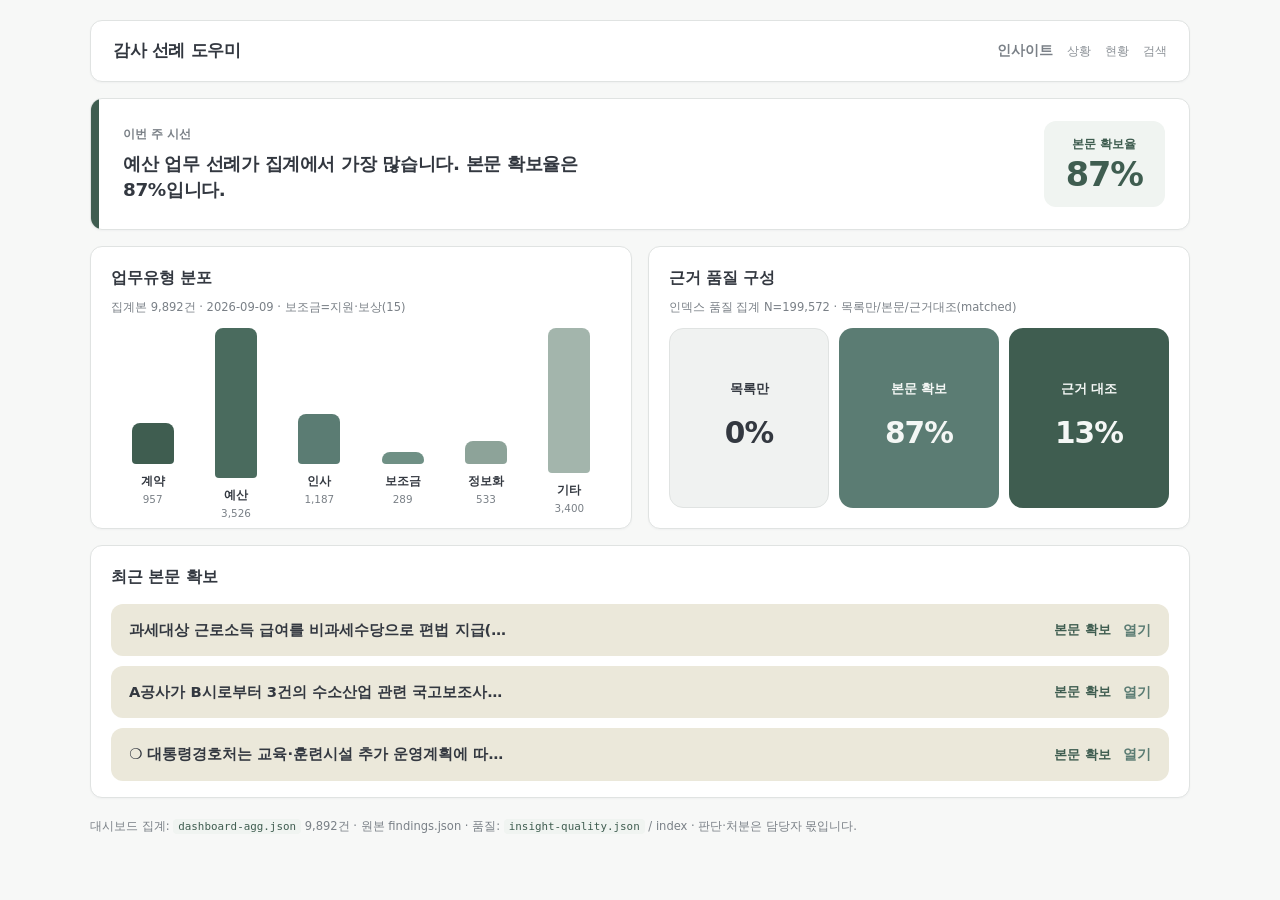
<file: app/dashboard.html>
<!DOCTYPE html>
<html lang="ko">
<head>
<meta charset="utf-8" />
<meta name="viewport" content="width=device-width, initial-scale=1" />
<title>인사이트 — 감사 선례 도우미</title>
<link rel="stylesheet" href="./styles.css" />
<style>
/* Insight dashboard — sage mockup layout; no blue / HITL chrome */
.page-insight {
  background: var(--page);
  color: var(--ink);
  min-height: 100vh;
}
.insight-wrap {
  width: min(1100px, calc(100% - 32px));
  margin: 0 auto;
  padding: 20px 0 48px;
}
.insight-head {
  background: var(--white);
  border: 1px solid var(--border);
  border-radius: 12px;
  padding: 16px 22px;
  display: flex;
  align-items: center;
  justify-content: space-between;
  gap: 16px;
  flex-wrap: wrap;
  box-shadow: var(--shadow);
}
.insight-head .brand {
  margin: 0;
  font-size: 1.05rem;
  font-weight: 700;
  letter-spacing: -0.02em;
  color: var(--ink);
  text-decoration: none;
}
.insight-nav {
  display: flex;
  align-items: center;
  gap: 14px;
  flex-wrap: wrap;
}
.insight-nav a {
  font-size: 0.88rem;
  color: var(--muted);
  text-decoration: none;
  font-weight: 600;
}
.insight-nav a:hover { color: var(--deep); }
.insight-nav a[aria-current="page"] {
  color: var(--muted);
  font-weight: 650;
}
.insight-nav .nav-more {
  font-size: 0.78rem;
  font-weight: 500;
  opacity: 0.85;
}

/* Hero: 이번 주 시선 */
.week-hero {
  margin-top: 16px;
  background: var(--white);
  border: 1px solid var(--border);
  border-radius: 12px;
  display: flex;
  align-items: stretch;
  overflow: hidden;
  box-shadow: var(--shadow);
  min-height: 110px;
}
.week-hero .accent {
  width: 8px;
  flex-shrink: 0;
  background: var(--deep);
}
.week-hero .hero-body {
  flex: 1;
  padding: 22px 24px;
  display: flex;
  align-items: center;
  justify-content: space-between;
  gap: 20px;
  flex-wrap: wrap;
}
.week-hero .eyebrow {
  margin: 0 0 6px;
  font-size: 0.78rem;
  font-weight: 700;
  color: var(--muted);
  letter-spacing: -0.01em;
}
.week-hero .summary {
  margin: 0;
  font-size: 1.15rem;
  font-weight: 700;
  letter-spacing: -0.02em;
  color: var(--ink);
  line-height: 1.45;
  max-width: 36ch;
}
.metric-card {
  background: var(--sage-soft);
  border-radius: 12px;
  padding: 14px 22px;
  text-align: center;
  min-width: 120px;
}
.metric-card .m-label {
  font-size: 0.75rem;
  font-weight: 650;
  color: var(--deep);
}
.metric-card .m-val {
  margin-top: 2px;
  font-size: 2.1rem;
  font-weight: 800;
  color: var(--deep);
  font-variant-numeric: tabular-nums;
  letter-spacing: -0.03em;
  line-height: 1.1;
}

/* Two columns */
.insight-cols {
  margin-top: 16px;
  display: grid;
  grid-template-columns: 1fr 1fr;
  gap: 16px;
}
@media (max-width: 820px) {
  .insight-cols { grid-template-columns: 1fr; }
}
.insight-card {
  background: var(--white);
  border: 1px solid var(--border);
  border-radius: 12px;
  padding: 18px 20px 20px;
  box-shadow: var(--shadow);
}
.insight-card h2 {
  margin: 0 0 14px;
  font-size: 0.98rem;
  font-weight: 700;
  letter-spacing: -0.01em;
}
.insight-card .card-note {
  margin: -6px 0 12px;
  font-size: 0.72rem;
  color: var(--muted);
  line-height: 1.45;
}

/* Vertical bar chart */
.vbars {
  display: flex;
  align-items: flex-end;
  justify-content: space-between;
  gap: 8px;
  height: 180px;
  padding: 0 4px 0;
}
.vbar-col {
  flex: 1;
  display: flex;
  flex-direction: column;
  align-items: center;
  height: 100%;
  min-width: 0;
}
.vbar-track {
  flex: 1;
  width: 100%;
  display: flex;
  align-items: flex-end;
  justify-content: center;
}
.vbar-fill {
  width: 72%;
  max-width: 42px;
  border-radius: 8px 8px 4px 4px;
  min-height: 4px;
  transition: height 0.25s ease;
}
.vbar-label {
  margin-top: 8px;
  font-size: 0.72rem;
  font-weight: 650;
  color: var(--ink);
  text-align: center;
  white-space: nowrap;
}
.vbar-n {
  font-size: 0.65rem;
  color: var(--muted);
  font-variant-numeric: tabular-nums;
}

/* Quality tall cards */
.q-row {
  display: grid;
  grid-template-columns: 1fr 1fr 1fr;
  gap: 10px;
  min-height: 180px;
}
.q-pill {
  border-radius: 14px;
  display: flex;
  flex-direction: column;
  align-items: center;
  justify-content: center;
  gap: 10px;
  padding: 16px 8px;
  text-align: center;
}
.q-pill .q-lab {
  font-size: 0.82rem;
  font-weight: 700;
}
.q-pill .q-pct {
  font-size: 1.85rem;
  font-weight: 800;
  font-variant-numeric: tabular-nums;
  letter-spacing: -0.03em;
}
.q-list {
  background: var(--surface);
  color: var(--ink);
  border: 1px solid var(--border);
}
.q-body {
  background: var(--primary);
  color: #f4f7f5;
}
.q-matched {
  background: var(--deep);
  color: #f4f7f5;
}

/* Recent body secured */
.recent-card {
  margin-top: 16px;
  background: var(--white);
  border: 1px solid var(--border);
  border-radius: 12px;
  padding: 18px 20px 16px;
  box-shadow: var(--shadow);
}
.recent-card h2 {
  margin: 0 0 14px;
  font-size: 0.98rem;
  font-weight: 700;
}
.recent-list {
  display: flex;
  flex-direction: column;
  gap: 10px;
  margin: 0;
  padding: 0;
  list-style: none;
}
.recent-row {
  display: flex;
  align-items: center;
  gap: 12px;
  background: var(--tip);
  border-radius: 12px;
  padding: 14px 18px;
  flex-wrap: wrap;
}
.recent-row .r-title {
  flex: 1;
  min-width: 140px;
  font-weight: 650;
  font-size: 0.92rem;
  color: var(--ink);
}
.recent-row .r-status {
  font-size: 0.82rem;
  font-weight: 650;
  color: var(--deep);
  white-space: nowrap;
}
.recent-row .r-open {
  font-size: 0.85rem;
  font-weight: 700;
  color: var(--primary);
  text-decoration: none;
  white-space: nowrap;
}
.recent-row .r-open:hover { color: var(--deep); }
.recent-row .r-open[aria-disabled="true"] {
  color: var(--muted);
  pointer-events: none;
  font-weight: 600;
}

.insight-foot {
  margin-top: 20px;
  font-size: 0.72rem;
  color: var(--muted);
  line-height: 1.5;
}
.insight-foot code {
  background: var(--sage-soft);
  color: var(--deep);
  border-radius: 4px;
  padding: 1px 5px;
  font-size: 0.68rem;
}
.insight-empty {
  color: var(--muted);
  text-align: center;
  padding: 28px 8px;
  font-size: 0.88rem;
}
</style>
</head>
<body class="page-insight">
  <div class="insight-wrap">
    <header class="insight-head">
      <a class="brand" href="./index.html">감사 선례 도우미</a>
      <nav class="insight-nav" aria-label="주요 메뉴">
        <a href="./dashboard.html" aria-current="page">인사이트</a>
        <a class="nav-more" href="./index.html">상황</a>
        <a class="nav-more" href="./status.html">현황</a>
        <a class="nav-more" href="./search.html">검색</a>
      </nav>
    </header>

    <section class="week-hero" aria-labelledby="weekTitle">
      <div class="accent" aria-hidden="true"></div>
      <div class="hero-body">
        <div>
          <p class="eyebrow" id="weekTitle">이번 주 시선</p>
          <p class="summary" id="weekSummary">집계를 불러오는 중…</p>
        </div>
        <div class="metric-card" title="본문이 있는 건 비율(인덱스 품질 집계)">
          <div class="m-label">본문 확보율</div>
          <div class="m-val" id="bodyRate">—</div>
        </div>
      </div>
    </section>

    <div class="insight-cols">
      <section class="insight-card" aria-labelledby="workDistTitle">
        <h2 id="workDistTitle">업무유형 분포</h2>
        <p class="card-note" id="workNote"></p>
        <div class="vbars" id="workBars" role="img" aria-label="업무유형별 건수 막대"></div>
      </section>

      <section class="insight-card" aria-labelledby="qualityTitle">
        <h2 id="qualityTitle">근거 품질 구성</h2>
        <p class="card-note" id="qualityNote"></p>
        <div class="q-row" id="qualityRow">
          <div class="q-pill q-list"><span class="q-lab">목록만</span><span class="q-pct" id="qList">—</span></div>
          <div class="q-pill q-body"><span class="q-lab">본문 확보</span><span class="q-pct" id="qBody">—</span></div>
          <div class="q-pill q-matched"><span class="q-lab">근거 대조</span><span class="q-pct" id="qMatched">—</span></div>
        </div>
      </section>
    </div>

    <section class="recent-card" aria-labelledby="recentTitle">
      <h2 id="recentTitle">최근 본문 확보</h2>
      <ul class="recent-list" id="recentList">
        <li class="insight-empty">불러오는 중…</li>
      </ul>
    </section>

    <p class="insight-foot" id="footMeta"></p>
  </div>

<script>
"use strict";
(function () {
  const $ = (s) => document.querySelector(s);
  const BAR_COLORS = ["#3F5D50", "#4A6B5E", "#5B7C73", "#6F9085", "#8DA399", "#A3B5AC"];
  const BUCKETS = [
    { key: "계약", codes: ["02"] },
    { key: "예산", codes: ["17"] },
    { key: "인사", codes: ["11"] },
    { key: "보조금", codes: ["15"], tip: "코드 15 지원·보상" },
    { key: "정보화", codes: ["23"] },
    { key: "기타", codes: null },
  ];

  function esc(s) {
    return String(s == null ? "" : s)
      .replace(/&/g, "&amp;")
      .replace(/</g, "&lt;")
      .replace(/>/g, "&gt;")
      .replace(/"/g, "&quot;");
  }

  function pct(n, d) {
    if (!d) return null;
    return Math.round((1000 * n) / d) / 10; // one decimal, then display as int if .0
  }

  function fmtPct(p) {
    if (p == null || Number.isNaN(p)) return "—";
    const r = Math.round(p);
    return r + "%";
  }

  function shortTitle(rec) {
    const ex = (rec.source_excerpt || "").replace(/\s+/g, " ").trim();
    if (ex) {
      const line = ex.split(/[.\n\r]/)[0].replace(/^[○●■□\-–—\s]+/, "").trim();
      if (line.length >= 4) return line.length > 28 ? line.slice(0, 28) + "…" : line;
    }
    const parts = [rec.org_name, rec.disposition].filter(Boolean);
    return parts.join(" · ") || rec.id || "사례";
  }

  function workBuckets(agg) {
    const wt = Object.fromEntries(agg.work_type || []);
    const used = new Set();
    const rows = [];
    for (const b of BUCKETS) {
      if (!b.codes) continue;
      let n = 0;
      for (const c of b.codes) {
        n += wt[c] || 0;
        used.add(c);
      }
      rows.push({ key: b.key, n, tip: b.tip || (agg.labels && agg.labels.work && b.codes[0] ? agg.labels.work[b.codes[0]] : "") });
    }
    let other = 0;
    for (const [c, v] of Object.entries(wt)) {
      if (!used.has(c)) other += v;
    }
    rows.push({ key: "기타", n: other, tip: "위 다섯 유형 외 합" });
    return rows;
  }

  function renderBars(rows) {
    const max = Math.max(...rows.map((r) => r.n), 1);
    const el = $("#workBars");
    el.innerHTML = rows
      .map((r, i) => {
        const h = Math.max(4, Math.round((r.n / max) * 150));
        const tip = r.tip ? ` title="${esc(r.tip)}: ${r.n.toLocaleString()}건"` : ` title="${r.n.toLocaleString()}건"`;
        return `<div class="vbar-col"${tip}>
          <div class="vbar-track"><div class="vbar-fill" style="height:${h}px;background:${BAR_COLORS[i % BAR_COLORS.length]}"></div></div>
          <div class="vbar-label">${esc(r.key)}</div>
          <div class="vbar-n">${r.n.toLocaleString()}</div>
        </div>`;
      })
      .join("");
  }

  function applyQuality(q, n, note) {
    const list = q.list_only != null ? q.list_only : Math.max(0, n - (q.body || 0) - (q.matched || 0));
    const body = q.body || 0;
    const matched = q.matched || 0;
    const pList = pct(list, n);
    const pBody = pct(body, n);
    const pMatched = pct(matched, n);
    $("#qList").textContent = fmtPct(pList);
    $("#qBody").textContent = fmtPct(pBody);
    $("#qMatched").textContent = fmtPct(pMatched);
    $("#bodyRate").textContent = fmtPct(pBody);
    $("#qualityNote").textContent = note || "";
    return { pBody, pList, pMatched, body, list, matched };
  }

  function heroSummary(agg, qualityInfo) {
    const rows = workBuckets(agg);
    const top = rows.slice().sort((a, b) => b.n - a.n)[0];
    const bodyPct = qualityInfo && qualityInfo.pBody != null ? Math.round(qualityInfo.pBody) : null;
    if (top && top.n > 0) {
      if (bodyPct != null) {
        return `${top.key} 업무 선례가 집계에서 가장 많습니다. 본문 확보율은 ${bodyPct}%입니다.`;
      }
      return `${top.key} 업무 선례가 집계에서 가장 많습니다.`;
    }
    if (agg.insight) return agg.insight;
    return "집계 데이터를 표시합니다.";
  }

  function renderRecent(samples) {
    const withBody = (samples || []).filter((r) => (r.source_excerpt || "").trim());
    const pick = withBody.slice(0, 3);
    const el = $("#recentList");
    if (!pick.length) {
      el.innerHTML = '<li class="insight-empty">본문 발췌가 있는 샘플이 없습니다.</li>';
      return;
    }
    el.innerHTML = pick
      .map((r) => {
        const url = (r.source_url || "").trim();
        const open = url
          ? `<a class="r-open" href="${esc(url)}" target="_blank" rel="noopener noreferrer">열기</a>`
          : `<span class="r-open" aria-disabled="true">열기</span>`;
        return `<li class="recent-row">
          <span class="r-title">${esc(shortTitle(r))}</span>
          <span class="r-status">본문 확보</span>
          ${open}
        </li>`;
      })
      .join("");
  }

  function render(agg, qualityPayload) {
    const rows = workBuckets(agg);
    renderBars(rows);
    $("#workNote").textContent =
      `집계본 ${agg.total.toLocaleString()}건 · ${esc(agg.generated_at || "")} · 보조금=지원·보상(15)`;

    let qInfo = null;
    if (qualityPayload && qualityPayload.quality && qualityPayload.n_docs) {
      const q = Object.assign({}, qualityPayload.quality);
      if (q.list_only == null) {
        q.list_only = Math.max(0, qualityPayload.n_docs - (q.body || 0) - (q.matched || 0));
      }
      qInfo = applyQuality(
        q,
        qualityPayload.n_docs,
        `인덱스 품질 집계 N=${qualityPayload.n_docs.toLocaleString()} · 목록만/본문/근거대조(matched)`
      );
      if (qualityPayload.insight) {
        // keep computed hero; insight is advisory in foot
      }
    } else {
      // Honest fallback from sample_records only — do not invent corpus-wide %
      const samples = agg.sample_records || [];
      let list = 0, body = 0;
      for (const r of samples) {
        const ex = (r.source_excerpt || "").trim();
        if (!ex) list++;
        else body++;
      }
      if (samples.length) {
        qInfo = applyQuality(
          { list_only: list, body, matched: 0 },
          samples.length,
          `품질 전체 집계 없음 — 샘플 ${samples.length}건·발췌 유무만 분류(근거 대조는 인덱스 집계 필요)`
        );
      } else {
        $("#qualityNote").textContent = "품질 집계 파일이 없어 비율을 표시하지 않습니다.";
      }
    }

    $("#weekSummary").textContent = heroSummary(agg, qInfo);
    renderRecent(agg.sample_records);

    const bits = [
      `대시보드 집계: <code>dashboard-agg.json</code> ${agg.total.toLocaleString()}건`,
      agg.source_file ? `원본 ${esc(agg.source_file)}` : "",
      qualityPayload ? `품질: <code>insight-quality.json</code> / index` : "품질: 샘플 폴백",
      "판단·처분은 담당자 몫입니다.",
    ].filter(Boolean);
    $("#footMeta").innerHTML = bits.join(" · ");
  }

  function loadJson(url) {
    return fetch(url).then((r) => {
      if (!r.ok) throw new Error(url + " " + r.status);
      return r.json();
    });
  }

  Promise.all([
    loadJson("./data/dashboard-agg.json"),
    loadJson("./data/insight-quality.json").catch(() =>
      loadJson("./data/index/dashboard-agg.json").catch(() => null)
    ),
  ])
    .then(([agg, quality]) => {
      if (quality && !quality.quality && quality.n_docs == null) quality = null;
      // normalize index file shape
      if (quality && quality.quality && !quality.n_docs && quality.n_docs !== 0) {
        /* keep */
      }
      render(agg, quality);
    })
    .catch((e) => {
      $("#weekSummary").textContent = "집계를 불러오지 못했습니다.";
      $("#recentList").innerHTML =
        '<li class="insight-empty">데이터 로드 실패: ' +
        esc(String(e.message || e)) +
        "<br><small><code>app/data/dashboard-agg.json</code>이 필요합니다.</small></li>";
    });
})();
</script>
</body>
</html>
</file>
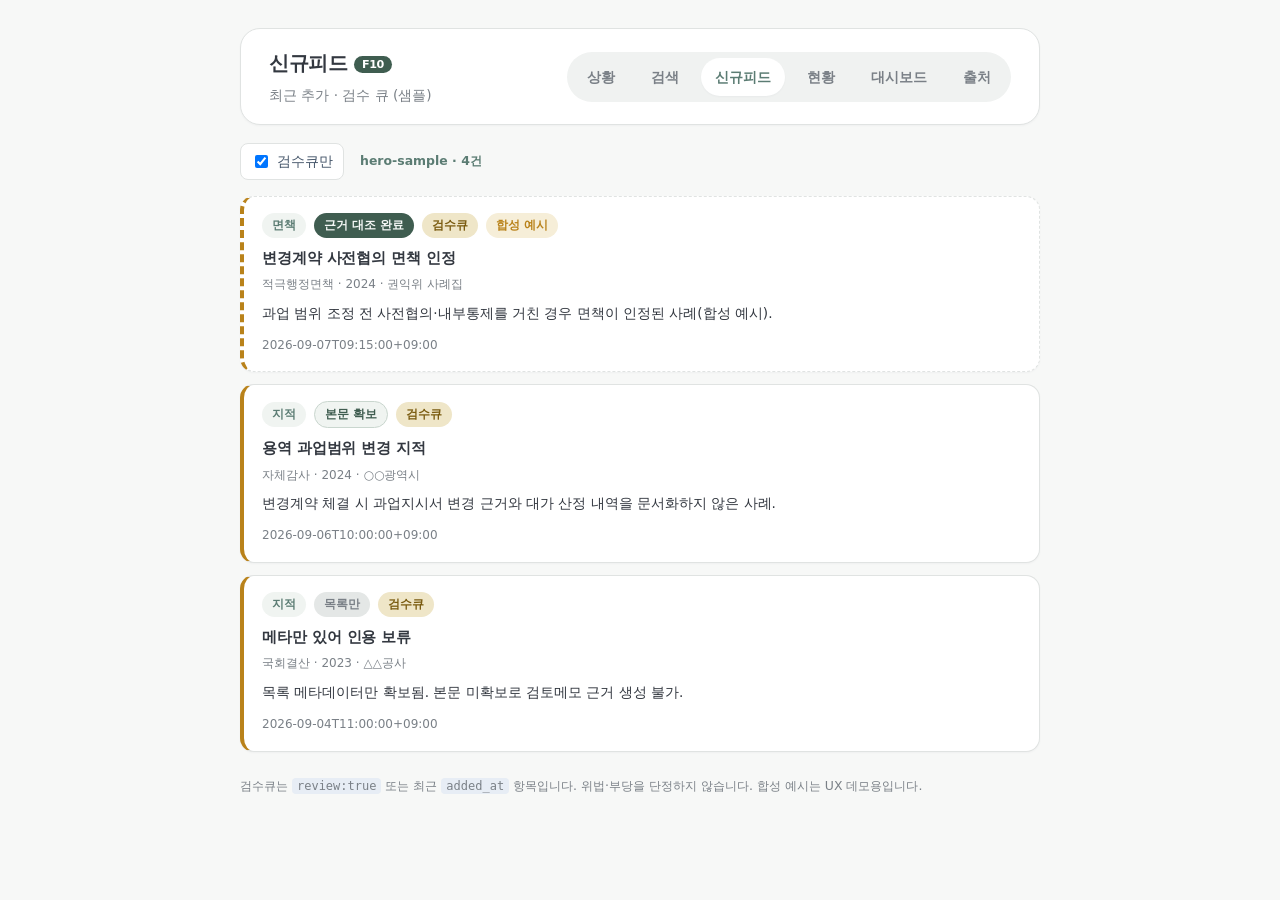
<file: app/feed.html>
<!DOCTYPE html>
<html lang="ko">
<head>
  <meta charset="UTF-8" />
  <meta name="viewport" content="width=device-width, initial-scale=1" />
  <title>신규피드 — 감사 선례 도우미</title>
  <link rel="stylesheet" href="./styles.css" />
</head>
<body class="page-feed">
  <div class="app feed-app">
    <header class="topbar">
      <div class="brand">
        <h1>신규피드 <span class="tag-inline">F10</span></h1>
        <p class="tagline">최근 추가 · 검수 큐 (샘플)</p>
      </div>
      <nav class="nav-chips" aria-label="주요 메뉴">
        <a class="chip" href="./index.html">상황</a>
        <a class="chip" href="./search.html">검색</a>
        <a class="chip chip-active" href="./feed.html" aria-current="page">신규피드</a>
        <a class="chip" href="./status.html">현황</a>
        <a class="chip" href="./dashboard.html">대시보드</a>
        <a class="chip" href="./sources.html">출처</a>
      </nav>
    </header>

    <section class="feed-toolbar">
      <label class="chk"><input type="checkbox" id="f-review-only" checked> 검수큐만</label>
      <span id="feed-status" class="copy-status" aria-live="polite"></span>
    </section>

    <section id="feedList" class="feed-list" aria-live="polite">
      <p class="placeholder">피드를 불러오는 중…</p>
    </section>

    <footer class="disclaimer">
      검수큐는 <code>review:true</code> 또는 최근 <code>added_at</code> 항목입니다. 위법·부당을 단정하지 않습니다.
      합성 예시는 UX 데모용입니다.
    </footer>
  </div>
  <script src="./feed.js" defer></script>
</body>
</html>
</file>
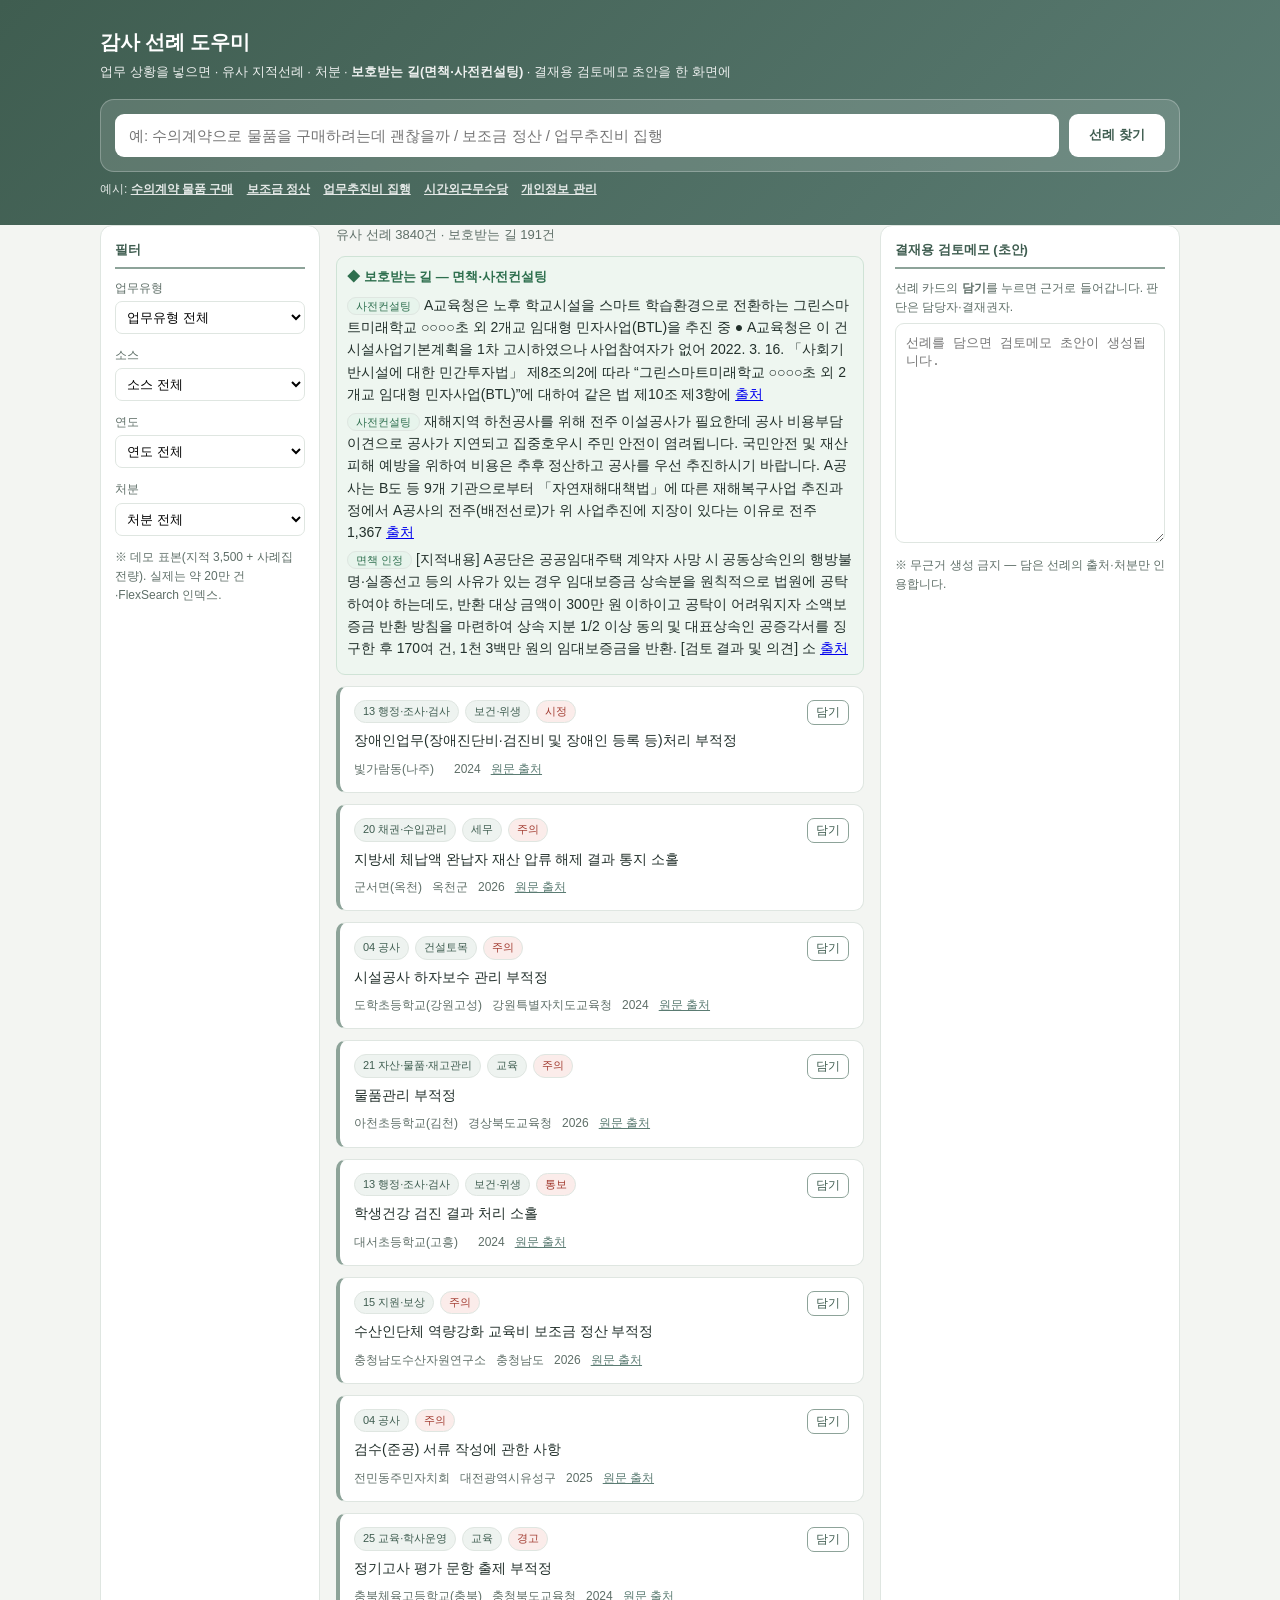
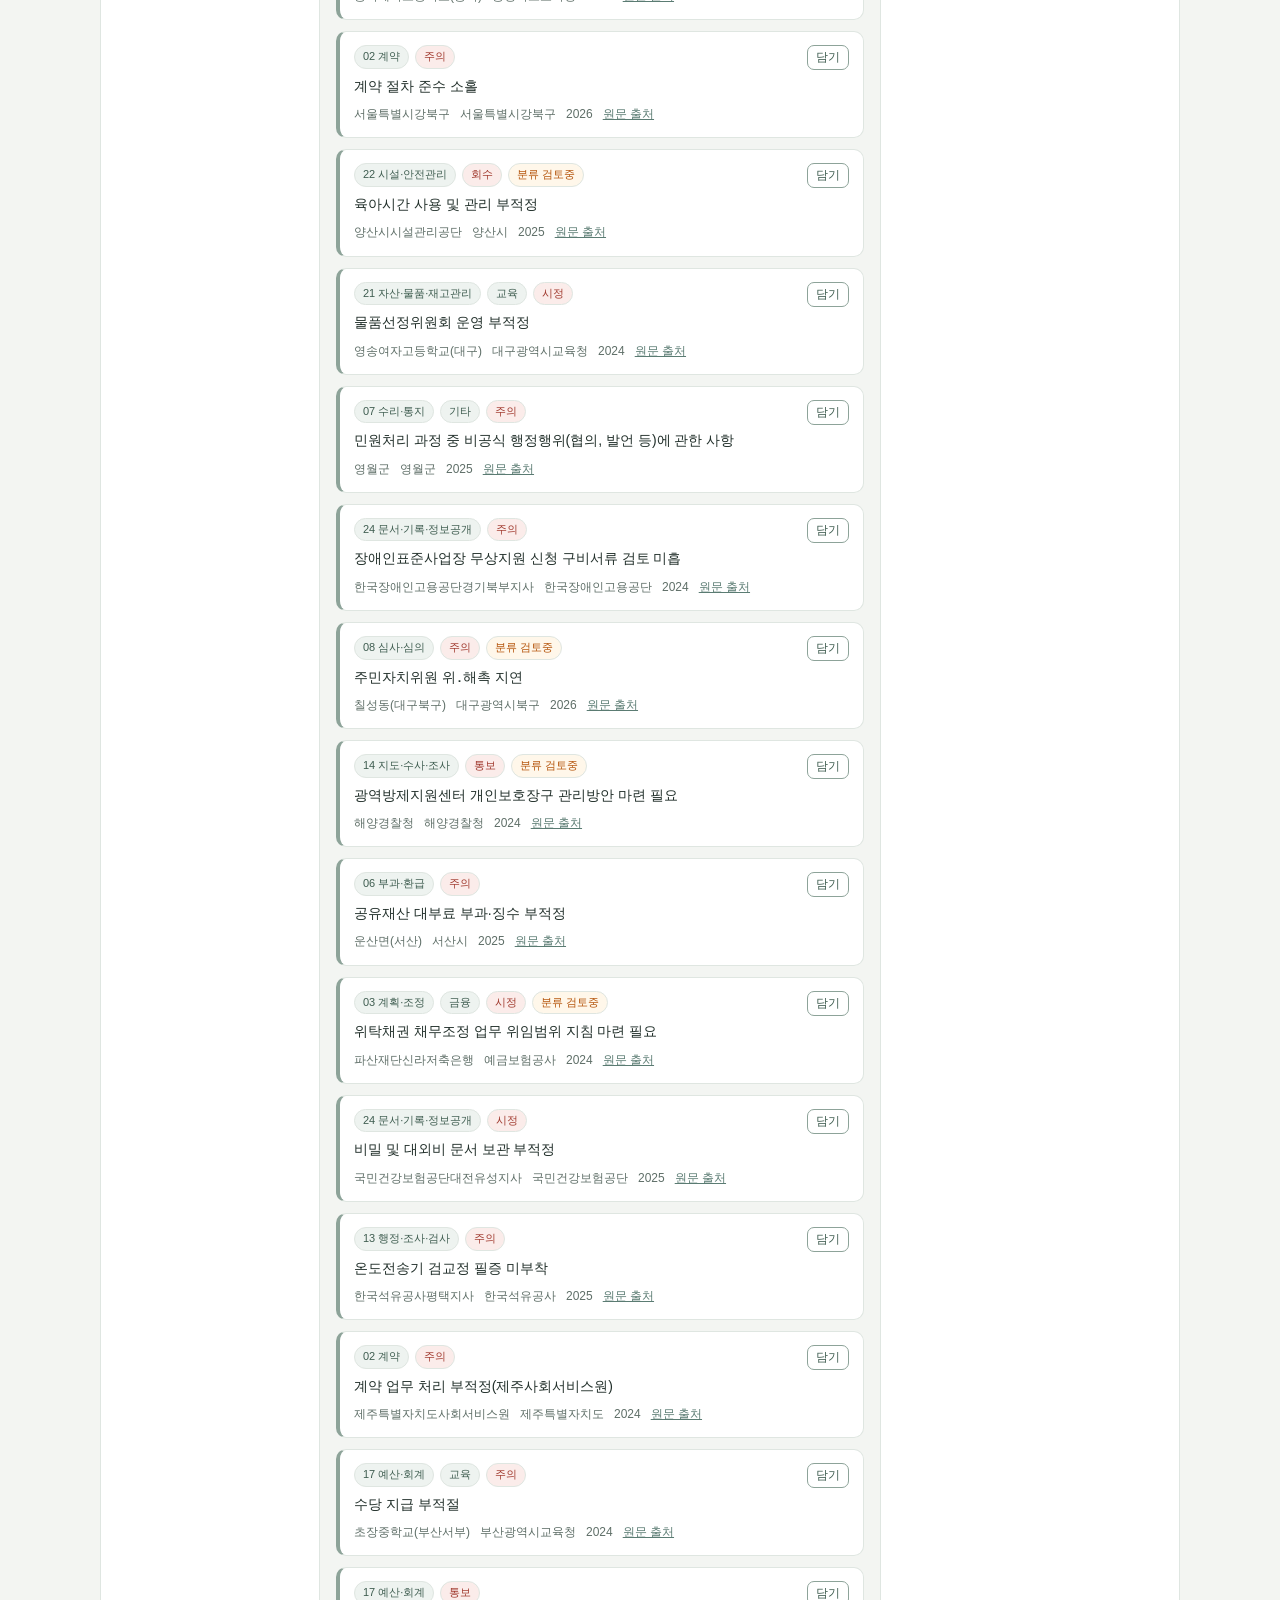
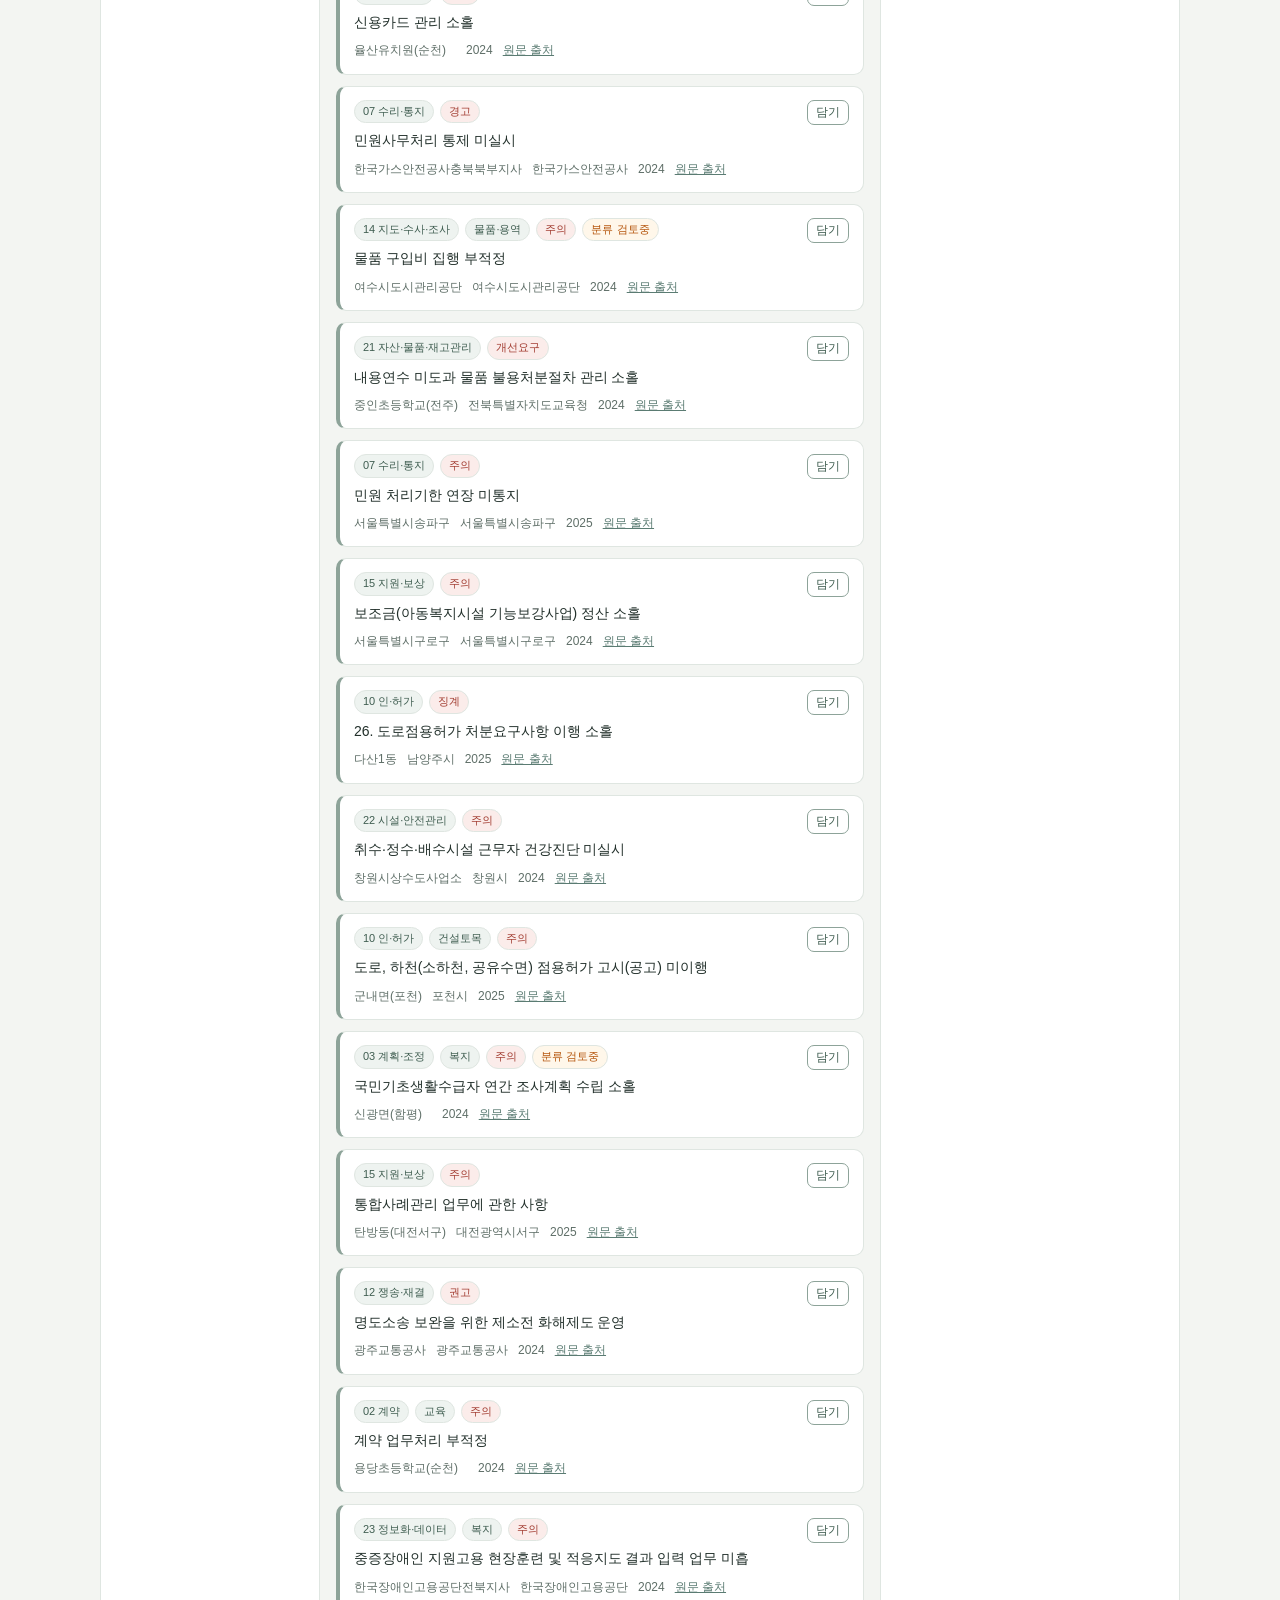
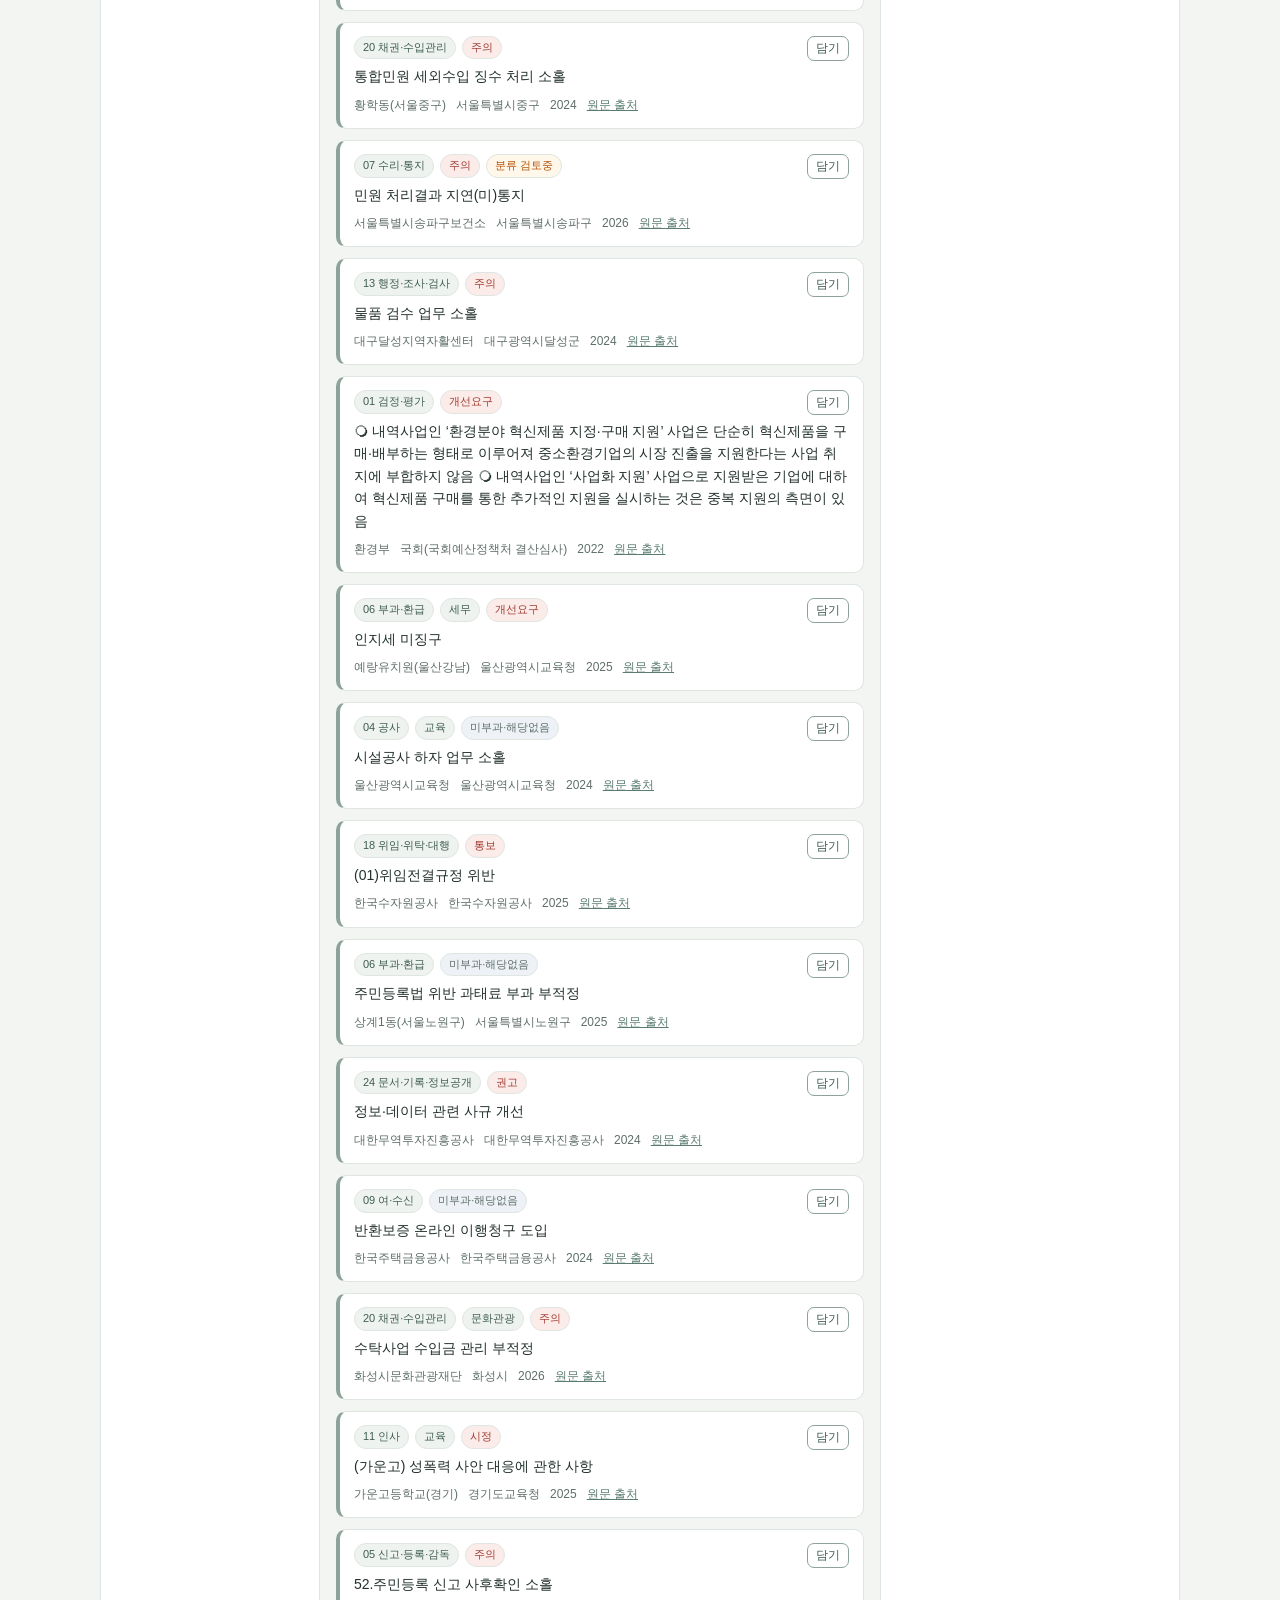
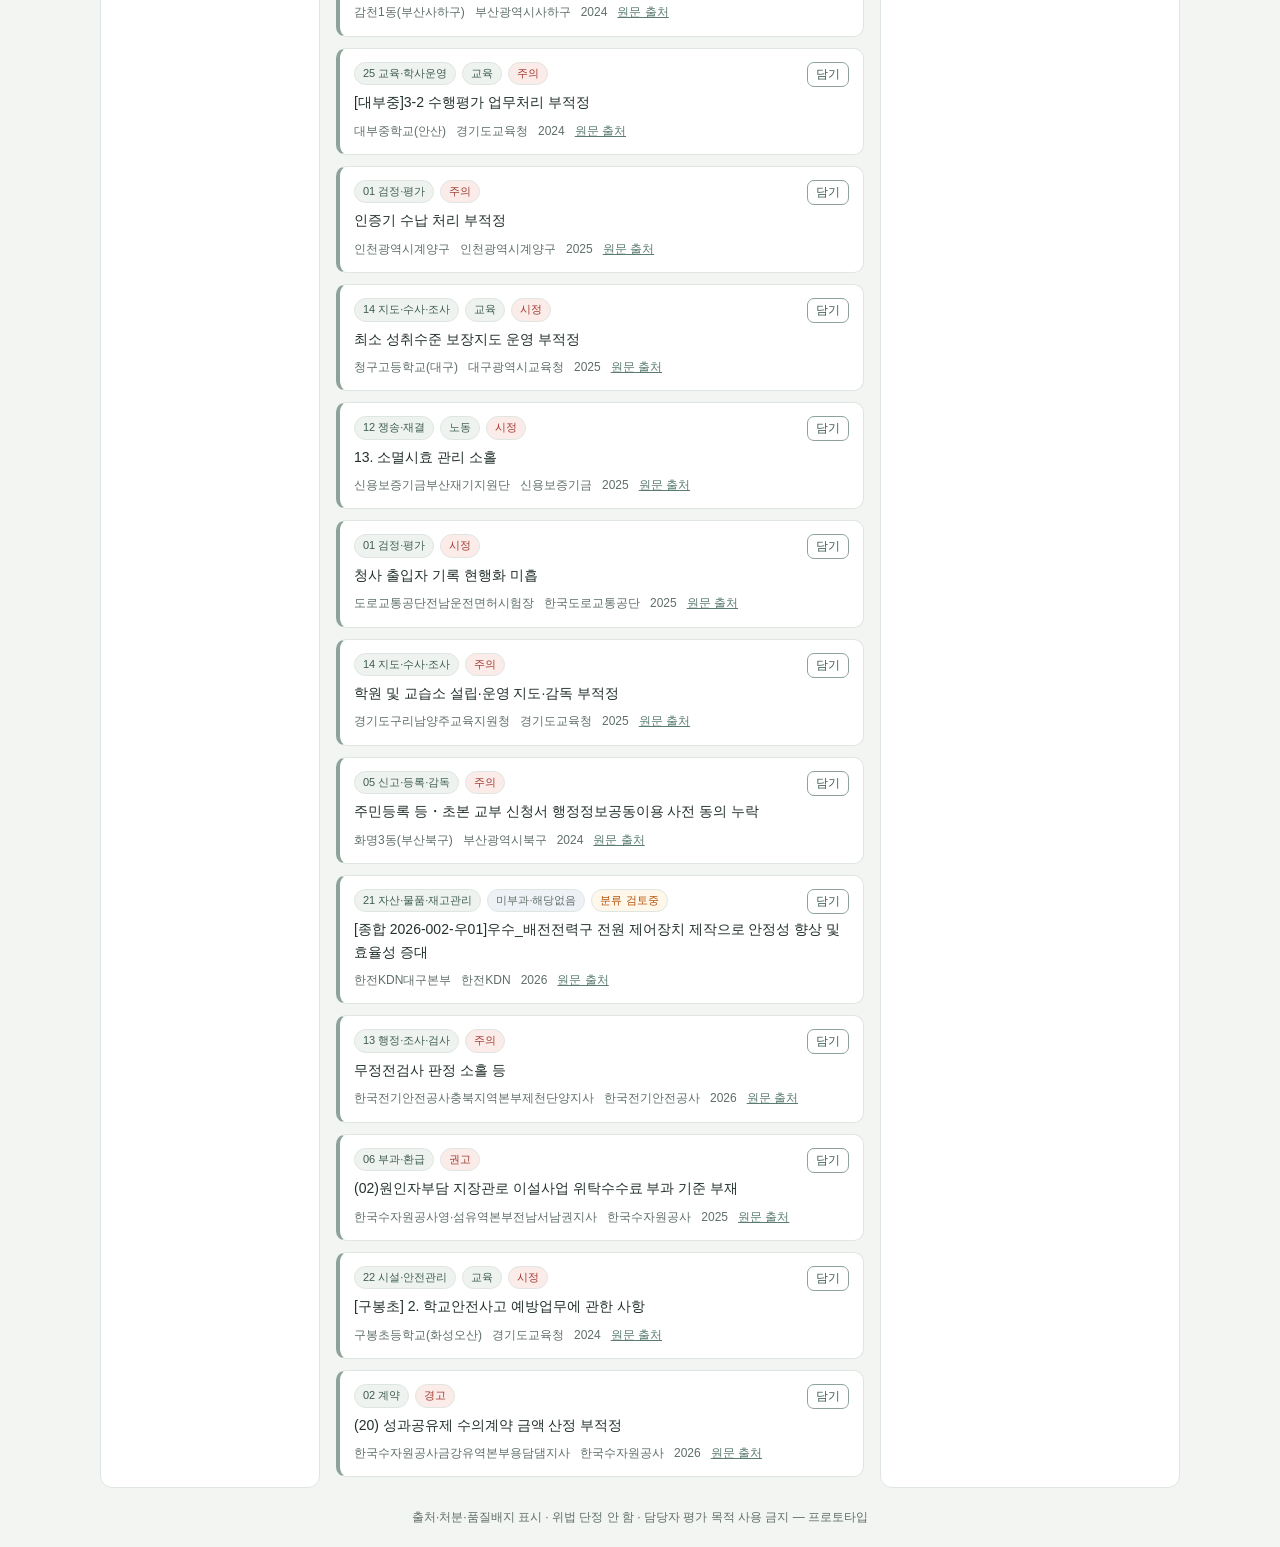
<file: prototypes/hero.html>
<!doctype html>
<html lang="ko">
<head>
<meta charset="utf-8"/>
<meta name="viewport" content="width=device-width, initial-scale=1"/>
<title>감사 선례 도우미 — 상황→검토메모</title>
<style>
:root{
  --g1:#5B7C73; --g2:#8DA399; --g3:#3F5D50; --bg:#F3F5F2; --card:#fff;
  --ink:#22302b; --sub:#5f6f68; --line:#dfe6e1; --warn:#b45309; --no:#a13a2f; --ok:#2e6f4e;
}
*{box-sizing:border-box}
body{margin:0;background:var(--bg);color:var(--ink);font:14px/1.6 -apple-system,"Segoe UI","Malgun Gothic",sans-serif}
header{background:linear-gradient(135deg,var(--g3),var(--g1));color:#fff;padding:26px 20px}
.wrap{max-width:1120px;margin:0 auto;padding:0 20px}
h1{margin:0 0 4px;font-size:20px;letter-spacing:-.2px}
.tag{opacity:.9;font-size:13px}
.hero{background:rgba(255,255,255,.14);border:1px solid rgba(255,255,255,.25);border-radius:14px;padding:14px;margin-top:16px;display:flex;gap:10px}
.hero input{flex:1;border:0;border-radius:9px;padding:13px 14px;font-size:15px}
.hero button{border:0;border-radius:9px;padding:0 20px;background:#fff;color:var(--g3);font-weight:700;cursor:pointer}
.hint{margin-top:8px;font-size:12px;opacity:.85}
.hint b{cursor:pointer;text-decoration:underline;margin-right:10px}
main{display:grid;grid-template-columns:220px 1fr 300px;gap:16px;padding:20px 0}
@media(max-width:980px){main{grid-template-columns:1fr}}
.panel{background:var(--card);border:1px solid var(--line);border-radius:12px;padding:14px}
.panel h3{margin:0 0 10px;font-size:13px;color:var(--g3);border-bottom:2px solid var(--g2);padding-bottom:6px}
.fac{margin-bottom:12px}
.fac label{display:block;font-size:12px;color:var(--sub);margin:3px 0}
.fac select{width:100%;padding:7px;border:1px solid var(--line);border-radius:7px;background:#fff}
.count{color:var(--sub);font-size:13px;margin-bottom:10px}
.card{background:var(--card);border:1px solid var(--line);border-left:4px solid var(--g2);border-radius:10px;padding:13px 14px;margin-bottom:11px}
.card.imm{border-left-color:#3f7d5c}
.card .ex{font-size:14px;color:var(--ink);margin:2px 0 8px}
.badges{display:flex;flex-wrap:wrap;gap:6px;margin-bottom:6px}
.b{font-size:11px;padding:2px 8px;border-radius:999px;background:#eef3f0;color:var(--g3);border:1px solid var(--line)}
.b.disp{background:#fbecea;color:var(--no)} .b.none{background:#eef2f7;color:var(--sub)}
.b.imm-y{background:#e7f4ec;color:var(--ok)} .b.imm-n{background:#fbecea;color:var(--no)}
.b.rv{background:#fff7ea;color:var(--warn)}
.meta{font-size:12px;color:var(--sub);display:flex;gap:10px;flex-wrap:wrap}
.meta a{color:var(--g1)}
.pick{float:right;font-size:12px;border:1px solid var(--g2);color:var(--g3);background:#fff;border-radius:7px;padding:3px 8px;cursor:pointer}
.memo textarea{width:100%;min-height:220px;border:1px solid var(--line);border-radius:9px;padding:10px;font:13px/1.6 inherit;resize:vertical}
.memo .sm{font-size:12px;color:var(--sub);margin:6px 0}
.protect{background:#eef6f0;border:1px solid #cfe3d6;border-radius:9px;padding:10px;margin-bottom:11px}
.protect h4{margin:0 0 6px;color:var(--ok);font-size:13px}
.empty{color:var(--sub);padding:30px;text-align:center}
footer{color:var(--sub);font-size:12px;text-align:center;padding:20px}
</style>
</head>
<body>
<header><div class="wrap">
  <h1>감사 선례 도우미</h1>
  <div class="tag">업무 상황을 넣으면 · 유사 지적선례 · 처분 · <b>보호받는 길(면책·사전컨설팅)</b> · 결재용 검토메모 초안을 한 화면에</div>
  <div class="hero">
    <input id="q" placeholder="예: 수의계약으로 물품을 구매하려는데 괜찮을까 / 보조금 정산 / 업무추진비 집행"/>
    <button onclick="run()">선례 찾기</button>
  </div>
  <div class="hint">예시:
    <b onclick="ex('수의계약 물품 구매')">수의계약 물품 구매</b>
    <b onclick="ex('보조금 정산')">보조금 정산</b>
    <b onclick="ex('업무추진비 집행')">업무추진비 집행</b>
    <b onclick="ex('시간외근무수당')">시간외근무수당</b>
    <b onclick="ex('개인정보 관리')">개인정보 관리</b>
  </div>
</div></header>

<main class="wrap">
  <aside class="panel">
    <h3>필터</h3>
    <div class="fac"><label>업무유형</label><select id="fwt" onchange="render()"></select></div>
    <div class="fac"><label>소스</label><select id="fsrc" onchange="render()"></select></div>
    <div class="fac"><label>연도</label><select id="fyr" onchange="render()"></select></div>
    <div class="fac"><label>처분</label><select id="fdisp" onchange="render()"></select></div>
    <div style="font-size:12px;color:var(--sub);margin-top:8px">※ 데모 표본(지적 3,500 + 사례집 전량). 실제는 약 20만 건·FlexSearch 인덱스.</div>
  </aside>

  <section>
    <div class="count" id="count"></div>
    <div id="protect"></div>
    <div id="results"></div>
  </section>

  <aside class="panel memo">
    <h3>결재용 검토메모 (초안)</h3>
    <div class="sm">선례 카드의 <b>담기</b>를 누르면 근거로 들어갑니다. 판단은 담당자·결재권자.</div>
    <textarea id="memo" placeholder="선례를 담으면 검토메모 초안이 생성됩니다."></textarea>
    <div class="sm">※ 무근거 생성 금지 — 담은 선례의 출처·처분만 인용합니다.</div>
  </aside>
</main>
<footer>출처·처분·품질배지 표시 · 위법 단정 안 함 · 담당자 평가 목적 사용 금지 — 프로토타입</footer>

<script>
let DATA=[], picked=[];
const $=s=>document.querySelector(s);
fetch('../app/data/demo.json').then(r=>r.json()).then(d=>{DATA=d;initFilters();run();})
  .catch(()=>{$('#results').innerHTML='<div class="empty">demo.json 로드 실패 — 저장소 루트에서 <code>python3 -m http.server 8000</code> 후 <code>/prototypes/hero.html</code> 로 여세요.</div>';});

function uniq(arr){return [...new Set(arr.filter(Boolean))].sort();}
function initFilters(){
  fill('#fwt', uniq(DATA.map(x=>x.wt+' '+x.wtn)),'업무유형');
  fill('#fsrc', uniq(DATA.map(x=>x.src)),'소스');
  fill('#fyr', uniq(DATA.map(x=>String(x.yr))).sort().reverse(),'연도');
  fill('#fdisp', uniq(DATA.map(x=>x.disp||'미부과·해당없음')),'처분');
}
function fill(sel,vals,label){$(sel).innerHTML='<option value="">'+label+' 전체</option>'+vals.map(v=>`<option>${v}</option>`).join('');}
function ex(t){$('#q').value=t;run();}

let cur=[];
function run(){
  const q=($('#q').value||'').trim();
  const toks=q.split(/\s+/).filter(Boolean);
  cur=DATA.map(x=>{
    const hay=(x.ex+' '+(x.title||'')+' '+x.wtn+' '+(x.secn||'')+' '+(x.org||''));
    let s=0; toks.forEach(t=>{ if(hay.includes(t)) s+=2; });
    return {x,s};
  }).filter(o=>!q||o.s>0).sort((a,b)=>b.s-a.s).map(o=>o.x);
  render();
}
function render(){
  const fwt=$('#fwt').value, fsrc=$('#fsrc').value, fyr=$('#fyr').value, fdisp=$('#fdisp').value;
  let rows=cur.filter(x=>
    (!fwt||(x.wt+' '+x.wtn)===fwt)&&(!fsrc||x.src===fsrc)&&(!fyr||String(x.yr)===fyr)&&
    (!fdisp||(x.disp||'미부과·해당없음')===fdisp));
  const findings=rows.filter(x=>x.rt==='finding');
  const cases=rows.filter(x=>x.rt!=='finding');
  $('#count').textContent=`유사 선례 ${findings.length}건` + (cases.length?` · 보호받는 길 ${cases.length}건`:'');
  // 보호받는 길
  $('#protect').innerHTML = cases.length? (
    '<div class="protect"><h4>◆ 보호받는 길 — 면책·사전컨설팅</h4>'+
    cases.slice(0,3).map(x=>`<div style="margin:4px 0">${badge(x)} ${x.ex} <a href="${x.url}" target="_blank">출처</a></div>`).join('')+
    '</div>') : '';
  // 지적 카드
  $('#results').innerHTML = findings.length? findings.slice(0,60).map(card).join('') :
    '<div class="empty">해당 선례가 없습니다. 다른 표현으로 검색해 보세요.</div>';
}
function badge(x){
  if(x.rt==='immunity') return `<span class="b ${x.imm==='인정'?'imm-y':'imm-n'}">면책 ${x.imm||''}</span>`;
  if(x.rt==='consult') return `<span class="b imm-y">사전컨설팅</span>`;
  return '';
}
function card(x){
  const disp = x.disp? `<span class="b disp">${x.disp}</span>` : `<span class="b none">미부과·해당없음</span>`;
  const rv = x.rv? `<span class="b rv">분류 검토중</span>`:'';
  return `<div class="card">
    <button class="pick" onclick='pick(${JSON.stringify(x).replace(/'/g,"&#39;")})'>담기</button>
    <div class="badges"><span class="b">${x.wt} ${x.wtn}</span>${x.secn?`<span class="b">${x.secn}</span>`:''}${disp}${rv}</div>
    <div class="ex">${x.ex}</div>
    <div class="meta"><span>${x.org||'기관 미상'}</span><span>${x.aud||''}</span><span>${x.yr||''}</span>
      <a href="${x.url}" target="_blank">원문 출처</a></div>
  </div>`;
}
function pick(x){
  if(picked.find(p=>p.id===x.id)) return;
  picked.push(x); buildMemo();
}
function buildMemo(){
  if(!picked.length){$('#memo').value='';return;}
  let m='【검토메모 (초안) — 판단은 담당자·결재권자】\n\n';
  m+='○ 유사 지적선례\n';
  picked.filter(p=>p.rt==='finding').forEach((p,i)=>{
    m+=`  ${i+1}. (${p.wtn}${p.secn?'/'+p.secn:''}) ${p.ex}\n     - 처분: ${p.disp||'미부과·해당없음'} · 기관: ${p.org||'미상'}(${p.yr||''}) · 출처: ${p.url}\n`;
  });
  const cs=picked.filter(p=>p.rt!=='finding');
  if(cs.length){m+='\n○ 보호받는 길 (면책·사전컨설팅)\n';
    cs.forEach((p,i)=>{m+=`  ${i+1}. ${p.rt==='immunity'?'[면책 '+(p.imm||'')+'] ':'[사전컨설팅] '}${p.ex}\n     - 출처: ${p.url}\n`;});
  }
  m+='\n○ 검토의견(작성): 위 선례를 참고해 본 건의 적정성·보완사항을 기재. 위법·부당 단정 아님.\n';
  $('#memo').value=m;
}
</script>
</body>
</html>
</file>
<file: app/styles.css>
/* 감사 선례 도우미 — sage palette (:root) + hero + search + feed
 * No external font CDN; Pretendard local / system stack.
 */
:root {
  --page: #F7F8F7;
  --surface: #F0F2F1;
  --sage-soft: #F0F4F1;
  --primary: #5B7C73;
  --primary-soft: #8DA399;
  --deep: #3F5D50;
  --tip: #EBE8DA;
  --border: #E0E3E2;
  --ink: #333840;
  --muted: #7A8087;
  --white: #ffffff;
  --radius: 20px;
  --radius-sm: 12px;
  --shadow: 0 1px 2px rgba(51, 56, 64, 0.04);
  /* search-page aliases */
  --paper: var(--white);
  --ink2: #45566a;
  --faint: var(--muted);
  --line: var(--border);
  --wash: var(--sage-soft);
  --accent: var(--primary);
  --accent2: var(--primary-soft);
  --ok: #357a51;
  --ok-bg: #e4f1e9;
  --no: #b0432c;
  --no-bg: #f7e7e2;
  --mid: #b9821a;
  --mid-bg: #f6eed8;
  --sage: var(--primary);
  --sage-bg: var(--sage-soft);
  --sage2: var(--deep);
  --list: #8a7a5c;
  --list-bg: #f3eee4;
  font-family: "Pretendard", "Noto Sans KR", "Apple SD Gothic Neo",
    "Malgun Gothic", system-ui, sans-serif;
}

*,
*::before,
*::after { box-sizing: border-box; }

html, body {
  margin: 0;
  padding: 0;
  background: var(--page);
  color: var(--ink);
  min-height: 100%;
  -webkit-font-smoothing: antialiased;
  line-height: 1.65;
}

button, input, textarea, select { font: inherit; color: inherit; }
a { color: var(--primary); }
.sr-only {
  position: absolute; width: 1px; height: 1px; padding: 0; margin: -1px;
  overflow: hidden; clip: rect(0,0,0,0); white-space: nowrap; border: 0;
}

/* —— Shared nav chips —— */
.nav-chips {
  display: flex;
  gap: 8px;
  flex-wrap: wrap;
  background: var(--surface);
  padding: 6px;
  border-radius: 999px;
}
.nav-inline { margin-bottom: 14px; display: inline-flex; }
.chip {
  border: 0;
  background: transparent;
  color: var(--muted);
  padding: 8px 14px;
  border-radius: 999px;
  cursor: pointer;
  font-size: 0.85rem;
  font-weight: 600;
  text-decoration: none;
  display: inline-flex;
  align-items: center;
}
.chip-active {
  background: var(--white);
  color: var(--primary);
  box-shadow: var(--shadow);
}
a.chip:hover { color: var(--deep); }

/* —— Hero shell —— */
.app {
  max-width: 1440px;
  margin: 0 auto;
  padding: 28px 40px 48px;
}
.topbar {
  display: flex;
  align-items: center;
  justify-content: space-between;
  gap: 24px;
  background: var(--white);
  border: 1px solid var(--border);
  border-radius: var(--radius);
  padding: 18px 28px;
  box-shadow: var(--shadow);
  flex-wrap: wrap;
}
.brand h1 {
  margin: 0;
  font-size: 1.25rem;
  font-weight: 700;
  letter-spacing: -0.02em;
}
.tagline {
  margin: 4px 0 0;
  color: var(--muted);
  font-size: 0.85rem;
}
.tag-inline {
  font-size: 0.7rem;
  font-weight: 800;
  color: #fff;
  background: var(--deep);
  border-radius: 20px;
  padding: 2px 8px;
  vertical-align: 2px;
}

.situation-hero {
  margin-top: 20px;
  display: flex;
  align-items: center;
  justify-content: space-between;
  gap: 24px;
  background: var(--white);
  border: 1px solid var(--border);
  border-radius: var(--radius);
  padding: 22px 28px;
  box-shadow: var(--shadow);
}
.eyebrow {
  margin: 0 0 6px;
  color: var(--deep);
  font-size: 0.78rem;
  font-weight: 700;
  letter-spacing: 0.02em;
}
.situation-input {
  width: 100%;
  min-width: min(520px, 100%);
  resize: vertical;
  border: 1px solid var(--border);
  background: var(--surface);
  border-radius: 12px;
  padding: 10px 12px;
  font-size: 1.05rem;
  font-weight: 650;
  letter-spacing: -0.02em;
  line-height: 1.45;
}
.situation-input:focus {
  outline: 2px solid rgba(91, 124, 115, 0.35);
  outline-offset: 1px;
  background: var(--white);
}
.situation-meta {
  display: flex;
  gap: 8px;
  margin-top: 10px;
  flex-wrap: wrap;
}
.meta-pill {
  display: inline-flex;
  align-items: center;
  background: var(--sage-soft);
  color: var(--deep);
  border-radius: 999px;
  padding: 4px 12px;
  font-size: 0.75rem;
  font-weight: 650;
}
.meta-pill.soft {
  background: var(--surface);
  color: var(--primary);
}
.pack-picker {
  display: flex;
  gap: 8px;
  margin-top: 10px;
  flex-wrap: wrap;
}
.pack-btn {
  border: 1px solid rgba(91, 124, 115, 0.35);
  background: var(--surface);
  color: var(--deep);
  border-radius: 999px;
  padding: 5px 14px;
  font-size: 0.8rem;
  font-weight: 650;
  cursor: pointer;
}
.pack-btn.is-active {
  background: var(--primary);
  color: var(--white);
  border-color: var(--primary);
}
.pack-btn:hover { border-color: var(--primary); }
.worktype-chips {
  display: flex;
  gap: 6px;
  margin-top: 8px;
  flex-wrap: wrap;
}
.worktype-chip {
  border: 1px dashed rgba(91, 124, 115, 0.4);
  background: transparent;
  color: var(--primary);
  border-radius: 999px;
  padding: 3px 10px;
  font-size: 0.72rem;
  font-weight: 600;
  cursor: pointer;
}
.worktype-chip.is-on {
  background: var(--sage-soft);
  border-style: solid;
  color: var(--deep);
}
.pack-checklist {
  margin-top: 10px;
  font-size: 0.8rem;
  color: var(--deep);
}
.pack-checklist summary {
  cursor: pointer;
  font-weight: 650;
}
.pack-checklist ul {
  margin: 6px 0 0;
  padding-left: 1.2em;
}
.pack-checklist li { margin: 3px 0; }
.cta-primary {
  flex-shrink: 0;
  background: var(--primary);
  color: var(--white);
  border: 0;
  border-radius: 14px;
  padding: 14px 28px;
  font-size: 0.95rem;
  font-weight: 700;
  cursor: pointer;
  transition: background 0.15s ease, transform 0.1s ease;
}
.cta-primary:hover { background: var(--deep); }
.cta-primary:active { transform: translateY(1px); }
.cta-primary:disabled { opacity: 0.65; cursor: default; }
.cta-primary.is-done { background: var(--deep); }

.lanes {
  margin-top: 20px;
  display: grid;
  grid-template-columns: 1fr 1.1fr 1.05fr;
  gap: 20px;
  align-items: stretch;
}
.lane {
  background: var(--white);
  border: 1px solid var(--border);
  border-radius: var(--radius);
  padding: 22px 22px 20px;
  box-shadow: var(--shadow);
  min-height: 520px;
  display: flex;
  flex-direction: column;
  position: relative;
}
.lane-memo { padding-top: 28px; }
.memo-ribbon {
  position: absolute;
  top: 0; left: 0; right: 0;
  height: 8px;
  background: var(--deep);
  border-radius: var(--radius) var(--radius) 0 0;
}
.lane-head h3 { margin: 0; font-size: 0.95rem; font-weight: 700; }
.lane-sub { margin: 4px 0 16px; color: var(--muted); font-size: 0.8rem; }
.placeholder {
  margin: 0;
  color: var(--muted);
  font-size: 0.88rem;
  line-height: 1.55;
  padding: 16px;
  background: var(--surface);
  border-radius: var(--radius-sm);
}
.empty-hint.is-filled > .placeholder { display: none; }

.card-stack, .related-stack {
  display: flex;
  flex-direction: column;
  gap: 12px;
  flex: 1;
}
.related-lane {
  margin-top: 16px;
  padding-top: 14px;
  border-top: 1px dashed var(--border);
}
.related-title {
  margin: 0 0 10px;
  font-size: 0.82rem;
  font-weight: 700;
  color: var(--deep);
}
.f8-tag {
  font-size: 0.68rem;
  background: var(--tip);
  color: var(--deep);
  border-radius: 999px;
  padding: 2px 8px;
  margin-left: 6px;
}
.related-stack {
  display: grid;
  grid-template-columns: 1fr 1fr;
  gap: 10px;
  flex: none;
}
@media (max-width: 700px) {
  .related-stack { grid-template-columns: 1fr; }
}

.evidence-card {
  border-radius: 14px;
  padding: 14px 16px;
  border: 1px solid transparent;
  background: var(--surface);
}
.evidence-card.quality-list-only {
  background: var(--surface);
  border-color: var(--border);
}
.evidence-card.quality-secured {
  background: var(--sage-soft);
  border-color: #d5e0d8;
}
.evidence-card.quality-matched {
  background: linear-gradient(180deg, var(--sage-soft), #e7eee9);
  border-color: var(--primary-soft);
}
.evidence-card.highlighted {
  outline: 2px solid var(--primary);
  outline-offset: 1px;
  box-shadow: 0 0 0 4px rgba(91, 124, 115, 0.12);
}
.evidence-card.is-selected {
  outline: 2px solid var(--deep);
  outline-offset: 1px;
}
.evidence-card.is-synthetic {
  border-style: dashed;
}

.badge-row {
  display: flex;
  align-items: center;
  gap: 8px;
  margin-bottom: 8px;
  flex-wrap: wrap;
}
.badge {
  display: inline-flex;
  align-items: center;
  border-radius: 999px;
  padding: 3px 10px;
  font-size: 0.72rem;
  font-weight: 700;
}
.badge-list-only { background: #e4e7e6; color: var(--muted); }
.badge-secured {
  background: var(--sage-soft);
  color: var(--deep);
  border: 1px solid #c9d6ce;
}
.badge-matched { background: var(--deep); color: #f4f7f5; }
.badge-trust-high { background: var(--ok-bg); color: var(--ok); }
.badge-trust-review { background: var(--mid-bg); color: var(--mid); }
.badge-kind { background: var(--wash); color: var(--primary); }
.badge-synthetic { background: var(--mid-bg); color: var(--mid); }
.badge-review-queue { background: #efe6c8; color: #7a5b10; }

.card-title {
  margin: 0 0 4px;
  font-size: 0.95rem;
  font-weight: 650;
  letter-spacing: -0.01em;
}
.card-meta { margin: 0 0 8px; color: var(--muted); font-size: 0.75rem; }
.card-excerpt {
  margin: 0 0 12px;
  font-size: 0.85rem;
  line-height: 1.55;
  color: var(--ink);
}
.card-excerpt mark {
  background: #d8e6de;
  color: var(--deep);
  padding: 0 2px;
  border-radius: 2px;
}
.card-actions { display: flex; gap: 8px; flex-wrap: wrap; }

.btn-ghost, .btn-secondary, .btn-add {
  border-radius: 10px;
  padding: 8px 12px;
  font-size: 0.78rem;
  font-weight: 650;
  cursor: pointer;
  border: 1px solid var(--border);
  background: var(--white);
  color: var(--primary);
}
.btn-add {
  background: var(--primary);
  color: var(--white);
  border-color: var(--primary);
}
.btn-add:disabled, .btn-ghost:disabled, .btn-secondary:disabled {
  opacity: 0.45;
  cursor: not-allowed;
}
.btn-ghost.is-on {
  background: var(--deep);
  color: var(--white);
  border-color: var(--deep);
}

.distance-panel {
  display: flex;
  flex-direction: column;
  gap: 12px;
  flex: 1;
}
.distance-row {
  background: var(--surface);
  border-radius: var(--radius-sm);
  padding: 14px 16px;
}
.distance-chip {
  display: inline-flex;
  background: #d2e0da;
  color: var(--primary);
  border-radius: 999px;
  padding: 3px 10px;
  font-size: 0.72rem;
  font-weight: 700;
  margin-bottom: 8px;
}
.distance-body { margin: 0; font-size: 0.9rem; line-height: 1.45; }
.tip-card {
  margin-top: auto;
  background: var(--tip);
  border-radius: 14px;
  padding: 16px 18px;
}
.tip-card h4 { margin: 0 0 8px; font-size: 0.82rem; font-weight: 700; }
.tip-card p { margin: 0; font-size: 0.88rem; line-height: 1.5; }

.memo-form {
  display: flex;
  flex-direction: column;
  gap: 10px;
  flex: 1;
}
.field { display: flex; flex-direction: column; gap: 4px; }
.field label {
  font-size: 0.75rem;
  font-weight: 700;
  color: var(--deep);
}
.field textarea {
  resize: vertical;
  min-height: 44px;
  border: 1px solid var(--border);
  background: var(--surface);
  border-radius: 10px;
  padding: 8px 10px;
  font-size: 0.82rem;
  line-height: 1.45;
}
.field textarea:focus {
  outline: 2px solid rgba(91, 124, 115, 0.35);
  outline-offset: 1px;
  background: var(--white);
}
.memo-actions {
  display: flex;
  align-items: center;
  gap: 12px;
  margin-top: 14px;
}
.btn-secondary {
  background: var(--sage-soft);
  border-color: #c9d6ce;
  color: var(--deep);
  padding: 10px 16px;
}
.copy-status {
  font-size: 0.78rem;
  color: var(--primary);
  font-weight: 600;
}
.disclaimer {
  margin-top: 24px;
  color: var(--muted);
  font-size: 0.78rem;
  line-height: 1.55;
  max-width: 920px;
}

/* —— Search page (reuses :root sage) —— */
.wrap { width: min(960px, calc(100% - 32px)); margin: 0 auto; }
.app-head {
  background: var(--paper);
  border-bottom: 1px solid var(--line);
  padding: 26px 0;
}
.app-head h1 { margin: 0; font-size: 24px; letter-spacing: -.02em; }
.app-head .tag {
  font-size: 12px; font-weight: 800; color: #fff;
  background: var(--sage2); border-radius: 20px; padding: 2px 9px; vertical-align: 3px;
}
.app-head .sub { margin: 6px 0 0; color: var(--ink2); font-size: 14px; }
.warn {
  margin: 10px 0 0; font-size: 13px; color: var(--mid);
  background: var(--mid-bg); border-radius: 6px; padding: 8px 12px; display: inline-block;
}
.load-status { margin: 8px 0 0; font-size: 12.5px; color: var(--faint); }

.controls { margin: 22px 0 10px; }
#q {
  width: 100%; padding: 13px 16px; font-size: 16px;
  border: 1px solid var(--line); border-radius: 10px; background: var(--paper);
}
#q:focus { outline: 2px solid var(--sage2); outline-offset: 1px; }
.filters {
  display: flex; flex-wrap: wrap; gap: 8px; margin-top: 10px; align-items: center;
}
.filters select {
  padding: 8px 10px; border: 1px solid var(--line); border-radius: 8px;
  background: var(--paper); color: var(--ink); font-size: 14px;
}
.chk {
  font-size: 13.5px; color: var(--ink2);
  display: inline-flex; align-items: center; gap: 6px;
  padding: 6px 10px; background: var(--paper);
  border: 1px solid var(--line); border-radius: 8px; user-select: none;
}
.meta { margin-top: 10px; font-size: 13px; color: var(--faint); }
.meta .faint { color: var(--faint); }
#count { font-weight: 800; color: var(--sage); }
.link {
  background: none; border: 0; color: var(--accent);
  cursor: pointer; font-size: 13px; text-decoration: underline;
}

.results { display: flex; flex-direction: column; gap: 12px; margin: 14px 0 40px; }
.cap-note { font-size: 12.5px; color: var(--faint); margin: 0 0 4px; }
.rec {
  background: var(--paper); border: 1px solid var(--line);
  border-radius: 10px; padding: 16px 18px; border-left: 4px solid var(--sage2);
}
.rec.rt-immunity { border-left-color: var(--ok); }
.rec.rt-consult { border-left-color: var(--mid); }
.rec.rec-list-only { opacity: .92; border-left-style: dashed; background: #fafbfc; }
.rec-top { display: flex; flex-wrap: wrap; align-items: center; gap: 8px; margin-bottom: 6px; }
.rtype { font-size: 12px; font-weight: 800; color: var(--sage); }
.ftype { font-size: 15px; font-weight: 700; flex: 1; min-width: 120px; }
/* search result badges share .badge but use b-* modifiers */
.b-disp { background: var(--wash); color: var(--accent); }
.b-none { background: #eef1f4; color: var(--faint); }
.b-ok { background: var(--ok-bg); color: var(--ok); }
.b-no { background: var(--no-bg); color: var(--no); }
.b-consult { background: var(--mid-bg); color: var(--mid); }
.b-trust { background: var(--sage-bg); color: var(--sage); }
.b-review { background: var(--mid-bg); color: var(--mid); }
.b-q-matched { background: var(--ok-bg); color: var(--ok); }
.b-q-body { background: var(--sage-bg); color: var(--sage); }
.b-q-list { background: var(--list-bg); color: var(--list); }
.summary { margin: 4px 0 6px; font-size: 15px; color: var(--ink); font-weight: 600; }
.excerpt {
  margin: 0 0 8px; font-size: 13.5px; color: var(--ink2);
  white-space: pre-wrap; max-height: 4.8em; overflow: hidden;
}
.reqs { font-size: 13px; color: var(--ink2); margin: 2px 0; }
.rec-foot {
  display: flex; flex-wrap: wrap; gap: 6px 16px; font-size: 12.5px;
  color: var(--ink2); margin-top: 8px; border-top: 1px solid #eef1f5; padding-top: 8px;
}
.rec-foot .status { color: var(--faint); }
.rec-foot .src { margin-left: auto; font-weight: 600; }
.law { text-decoration: none; border-bottom: 1px dotted var(--accent2); }
.empty { color: var(--faint); text-align: center; padding: 40px 0; }
.app-foot {
  border-top: 1px solid var(--line); padding: 18px 0 50px;
  color: var(--faint); font-size: 12.5px;
}
code { background: #e7edf5; border-radius: 4px; padding: 1px 5px; font-size: 12px; }

/* —— Feed (F10) —— */
.feed-app { max-width: 880px; }
.feed-toolbar {
  margin-top: 18px;
  display: flex;
  align-items: center;
  gap: 16px;
  flex-wrap: wrap;
}
.feed-list {
  margin-top: 16px;
  display: flex;
  flex-direction: column;
  gap: 12px;
}
.feed-card {
  background: var(--white);
  border: 1px solid var(--border);
  border-radius: 14px;
  padding: 16px 18px;
  box-shadow: var(--shadow);
}
.feed-card.is-review { border-left: 4px solid var(--mid); }
.feed-card.is-synthetic { border-style: dashed; }
.feed-foot { margin-top: 8px; font-size: 0.75rem; color: var(--muted); }
.feed-when { font-variant-numeric: tabular-nums; }

@media (max-width: 1100px) {
  .lanes { grid-template-columns: 1fr; }
  .lane { min-height: 0; }
  .situation-hero { flex-direction: column; align-items: flex-start; }
  .app { padding: 16px 16px 40px; }
}

/* —— P0 hero: scope badge, follow-up, select, failure, demo lock —— */
.scope-badge {
  margin-top: 14px;
  display: flex;
  flex-wrap: wrap;
  align-items: center;
  gap: 8px 12px;
  background: var(--sage-soft);
  border: 1px solid #d5e0d8;
  border-radius: 12px;
  padding: 8px 14px;
  font-size: 0.78rem;
  color: var(--deep);
}
.scope-label {
  font-weight: 800;
  letter-spacing: 0.02em;
}
.scope-mode {
  font-weight: 700;
  background: var(--white);
  border-radius: 999px;
  padding: 2px 10px;
  border: 1px solid #c9d6ce;
}
.scope-badge.is-demo .scope-mode,
.scope-badge.is-fallback .scope-mode {
  background: var(--mid-bg);
  color: var(--mid);
  border-color: #e5d7a8;
}
.scope-badge.is-index .scope-mode {
  background: var(--ok-bg);
  color: var(--ok);
  border-color: #b7d4c2;
}
.scope-count { font-variant-numeric: tabular-nums; font-weight: 650; }
.scope-note { color: var(--muted); }

.privacy-notice {
  margin: 8px 0 0;
  font-size: 0.72rem;
  color: var(--muted);
  line-height: 1.45;
  max-width: 56ch;
}
.privacy-notice strong { color: var(--deep); font-weight: 700; }

.followup-panel {
  margin-top: 14px;
  padding: 12px 14px;
  background: var(--surface);
  border: 1px dashed rgba(91, 124, 115, 0.45);
  border-radius: 12px;
}
.followup-title {
  margin: 0 0 10px;
  font-size: 0.82rem;
  font-weight: 700;
  color: var(--deep);
}
.followup-title .soft-opt {
  font-weight: 500;
  color: var(--muted);
  font-size: 0.75rem;
}
.followup-grid {
  display: grid;
  grid-template-columns: repeat(3, minmax(0, 1fr));
  gap: 10px;
}
@media (max-width: 800px) {
  .followup-grid { grid-template-columns: 1fr; }
}
.followup-field {
  display: flex;
  flex-direction: column;
  gap: 4px;
  font-size: 0.72rem;
  font-weight: 700;
  color: var(--deep);
}
.followup-field em { font-style: normal; font-weight: 500; color: var(--muted); }
.followup-field select {
  border: 1px solid var(--border);
  background: var(--white);
  border-radius: 8px;
  padding: 7px 8px;
  font-size: 0.82rem;
  font-weight: 500;
  color: var(--ink);
}
.followup-hint {
  margin: 8px 0 0;
  font-size: 0.72rem;
  color: var(--muted);
}

.demo-lock-banner {
  margin-top: 12px;
  background: var(--mid-bg);
  color: #6b5210;
  border: 1px solid #e5d7a8;
  border-radius: 12px;
  padding: 10px 14px;
  font-size: 0.82rem;
  line-height: 1.45;
}

.failure-panel {
  margin-top: 12px;
  background: var(--white);
  border: 1px solid var(--border);
  border-left: 4px solid var(--mid);
  border-radius: 12px;
  padding: 12px 16px;
  font-size: 0.85rem;
  line-height: 1.5;
}
.failure-panel.is-error { border-left-color: var(--no); }
.failure-panel.is-empty { border-left-color: var(--list); }
.failure-panel .fail-title { font-weight: 750; color: var(--deep); margin: 0 0 4px; }
.failure-panel .fail-next { margin: 6px 0 0; color: var(--muted); font-size: 0.8rem; }

.original-tip {
  margin: 0 0 12px;
  font-size: 0.72rem;
  color: var(--muted);
  background: var(--tip);
  border-radius: 10px;
  padding: 8px 10px;
  line-height: 1.45;
}

.evidence-card .card-why,
.evidence-card .card-diff,
.evidence-card .card-original-meta {
  margin: 0 0 6px;
  font-size: 0.75rem;
  line-height: 1.4;
  color: var(--ink2);
}
.evidence-card .card-why strong,
.evidence-card .card-diff strong,
.evidence-card .card-original-meta strong {
  color: var(--deep);
  font-weight: 700;
}
.badge-disp {
  background: var(--wash);
  color: var(--accent);
}
.badge-disp-unknown { background: #eef1f4; color: var(--faint); }
.badge-disp-none { background: #eef1f4; color: var(--faint); }
.badge-disp-nobody { background: var(--list-bg); color: var(--list); }
.badge-disp-nopenalty { background: var(--ok-bg); color: var(--ok); }
.badge-original-yes { background: var(--ok-bg); color: var(--ok); }
.badge-original-no { background: var(--list-bg); color: var(--list); }

.card-select-row {
  display: flex;
  align-items: center;
  gap: 8px;
  margin-bottom: 8px;
}
.card-select-row label {
  display: inline-flex;
  align-items: center;
  gap: 6px;
  font-size: 0.75rem;
  font-weight: 650;
  color: var(--deep);
  cursor: pointer;
  user-select: none;
}
.evidence-card.is-checked {
  box-shadow: 0 0 0 2px rgba(91, 124, 115, 0.35);
}
.excerpt-panel {
  margin-top: 8px;
  padding: 10px 12px;
  background: var(--white);
  border: 1px dashed #c9d6ce;
  border-radius: 10px;
  font-size: 0.8rem;
  line-height: 1.5;
  white-space: pre-wrap;
  max-height: 220px;
  overflow: auto;
}
.excerpt-panel[hidden] { display: none !important; }

.btn-confirm {
  border-radius: 10px;
  padding: 10px 14px;
  font-size: 0.78rem;
  font-weight: 700;
  cursor: pointer;
  border: 1px solid var(--deep);
  background: var(--deep);
  color: var(--white);
}
.btn-confirm:disabled {
  opacity: 0.4;
  cursor: not-allowed;
}
.memo-actions { flex-wrap: wrap; }
</file>
